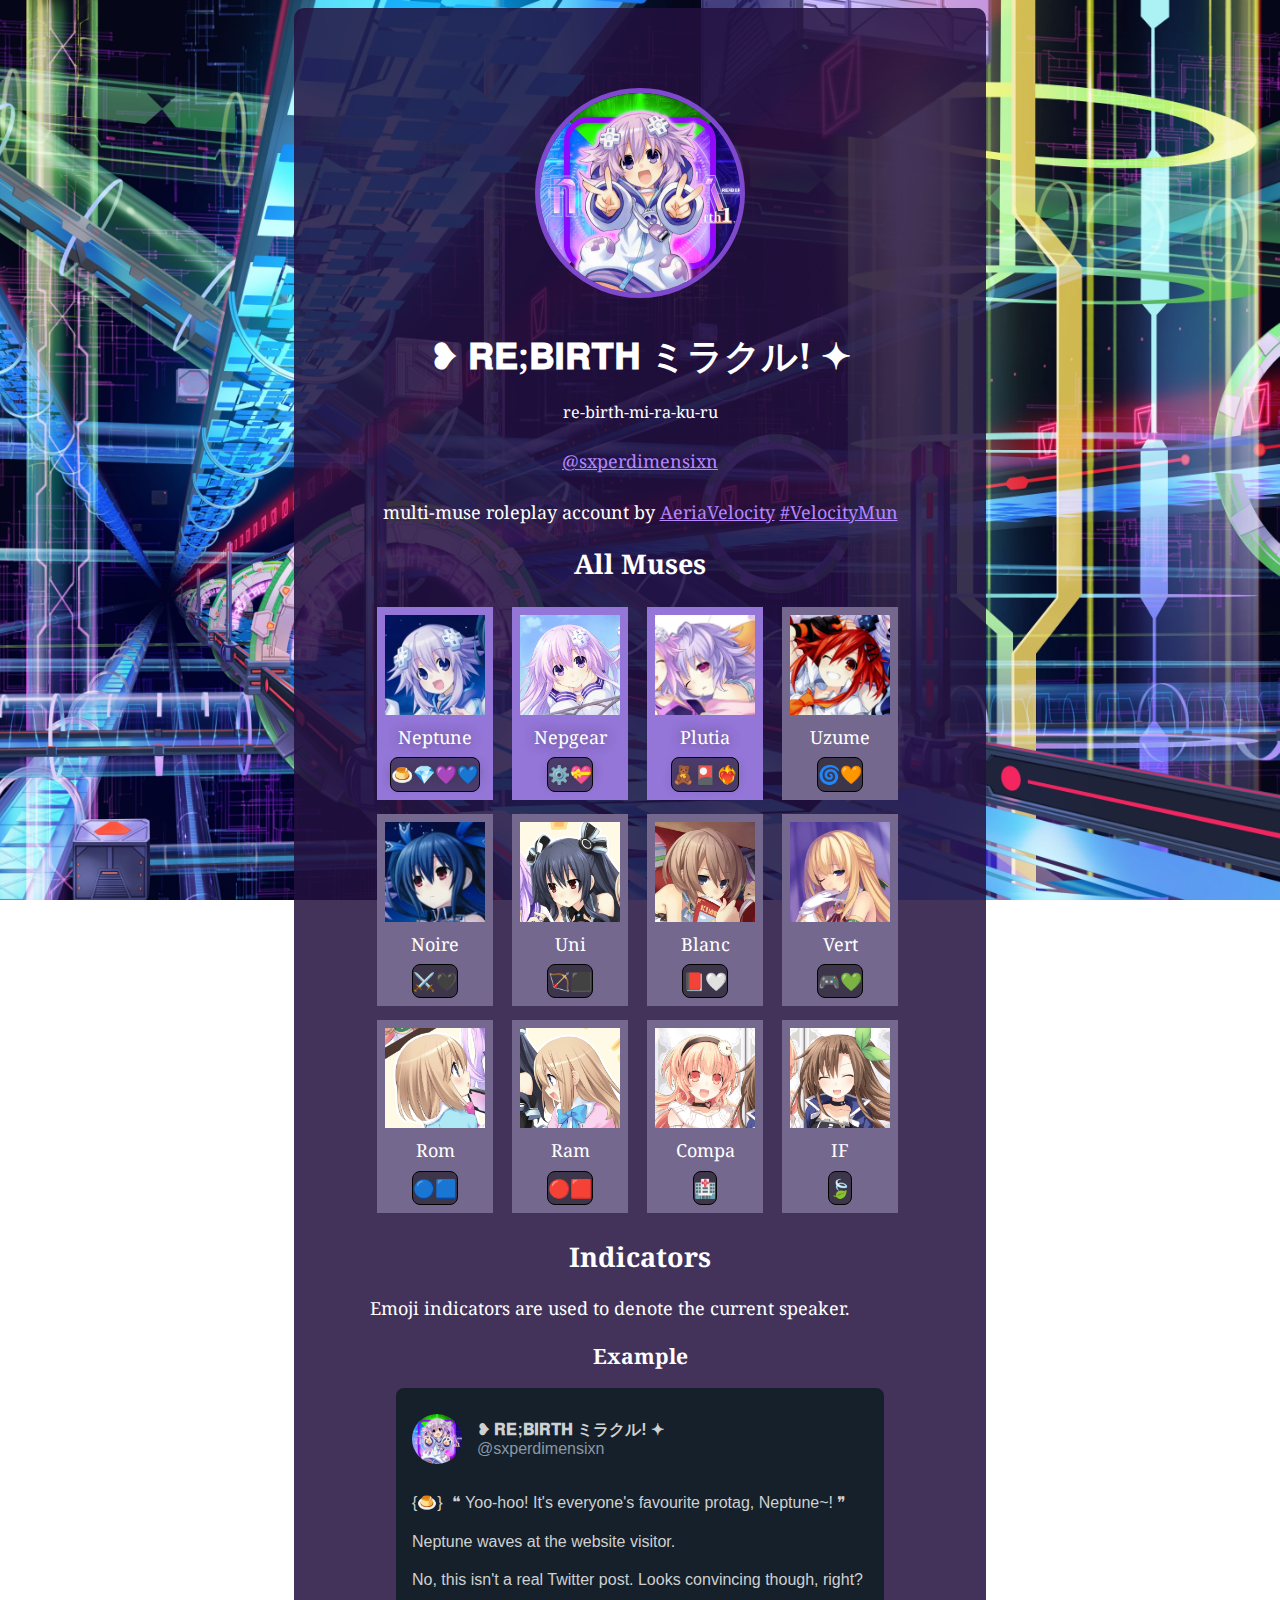
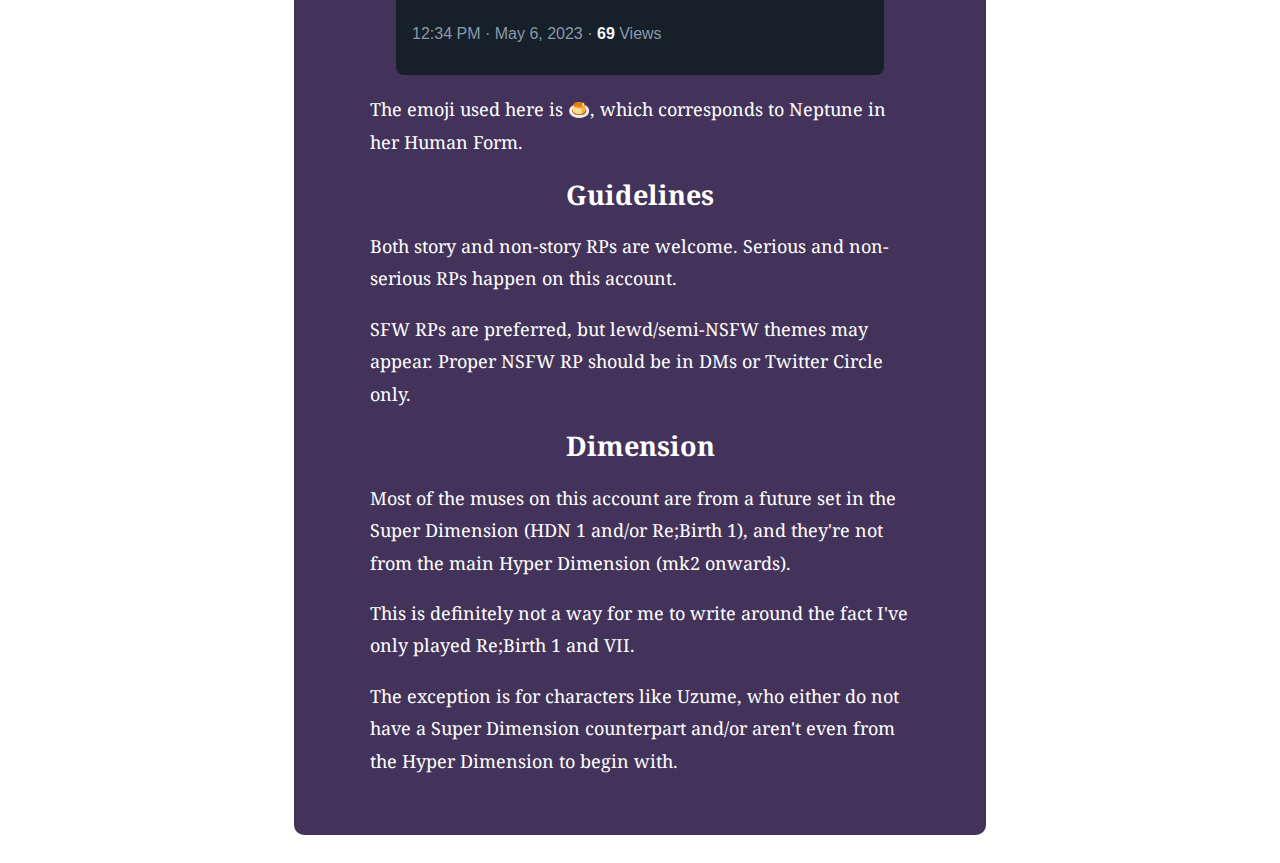
<file: index.html>
<!DOCTYPE html>
<html>
    <head>
        <meta name="viewport" content="width=device-width, initial-scale=1" />
        <meta property="og:title" content="@sxperdimensixn">
        <meta property="og:description" content="The profile website for a Neptunia roleplay account.">
        <meta property="og:image" content="http://aeriavelocity.github.io/neptune-profile/preview.png">
        <meta property="og:url" content="http://aeriavelocity.github.io/neptune-profile/">
        <meta property="og:type" content="website">
        <meta property="og:site_name" content="@sxperdimensixn Online Profile">
        <meta property="og:locale" content="en_GB">
        <title>❥ 𝐑𝐄;𝐁𝐈𝐑𝐓𝐇 ミラクル! ✦</title>
        <link rel="stylesheet" href="style.css">
        <link rel="icon" href="sxperdimensixn.jpg">
    </head>
    <body>
        <div class="content">
            <img class="pfp" src="sxperdimensixn.jpg">
            <h1>❥ 𝐑𝐄;𝐁𝐈𝐑𝐓𝐇 ミラクル! ✦</h1>
            <p align="center" style="font-size: 90%">re-birth-mi-ra-ku-ru</p>
            <p align="center"><a href="https://twitter.com/sxperdimensixn">@sxperdimensixn</a></p>
            <p align="center">multi-muse roleplay account by <a href="https://aeriavelocity.github.io">AeriaVelocity</a> <a href="https://twitter.com/search?q=%23VelocityMun&src=hashtag_click">#VelocityMun</a></p>
            <h2>All Muses</h2>
            <a href="neptune.html" class="muse-link"><img src="neptune.webp" alt="Neptune">Neptune<br><span class="emojis-block">🍮💎💜💙</span></a>
            <a href="nepgear.html" class="muse-link"><img src="nepgear.webp" alt="Nepgear">Nepgear<br><span class="emojis-block">⚙️💝</span></span></a>
            <a href="plutia.html" class="muse-link"><img src="plutia.jpg" alt="Plutia">Plutia<br><span class="emojis-block">🧸🎴❤️‍🔥</span></a>
            <a class="muse-link-inactive"><img src="uzume.webp" alt="Uzume">Uzume<br><span class="emojis-block">🌀🧡</span></a>
            <a class="muse-link-inactive"><img src="noire.webp" alt="Noire">Noire<br><span class="emojis-block">⚔️🖤</span></a>
            <a class="muse-link-inactive"><img src="uni.webp" alt="Uni">Uni<br><span class="emojis-block">🏹⬛</span></a>
            <a class="muse-link-inactive"><img src="blanc.webp" alt="Blanc">Blanc<br><span class="emojis-block">📕🤍</span></a>
            <a class="muse-link-inactive"><img src="vert.webp" alt="Vert">Vert<br><span class="emojis-block">🎮💚</span></a>
            <a class="muse-link-inactive"><img src="rom.webp" alt="Rom">Rom<br><span class="emojis-block">🔵🟦</span></a>
            <a class="muse-link-inactive"><img src="ram.webp" alt="Ram">Ram<br><span class="emojis-block">🔴🟥</span></a>
            <a class="muse-link-inactive"><img src="compa.webp" alt="Compa">Compa<br><span class="emojis-block">🏥</span></a>
            <a class="muse-link-inactive"><img src="iffy.webp" alt="IF">IF<br><span class="emojis-block">🍃</span></a>
            <h2>Indicators</h2>
            <p>Emoji indicators are used to denote the current speaker.</p>
            <h3>Example</h3>
            <blockquote class="example">
                <img src="sxperdimensixn.jpg" style="float:left; width: 50px; vertical-align: middle; margin: 10px 15px 10px 0; border-radius: 100%; ">
                <p>
                    <span style="font-weight: bold;"> ❥ 𝐑𝐄;𝐁𝐈𝐑𝐓𝐇 ミラクル! ✦</span><br>
                    <span style="color:#8B98A5">@sxperdimensixn</span>
                </p>
                <p>
                    ㅤ<br>
                    {🍮}&nbsp;&nbsp;❝ Yoo-hoo! It's everyone's favourite protag, Neptune~! ❞<br>
                    <br>
                    Neptune waves at the website visitor.<br>
                    <br>
                    No, this isn't a real Twitter post. Looks convincing though, right?<br>
                    ㅤ
                </p>
                <p id="datetime">12:34 PM · May 6, 2023 · <span>69</span> Views</p>
            </blockquote>
            <p>The emoji used here is 🍮, which corresponds to Neptune in her Human Form.</p>
            <h2>Guidelines</h2>
            <p>Both story and non-story RPs are welcome. Serious and non-serious RPs happen on this account.</p> 
            <p>SFW RPs are preferred, but lewd/semi-NSFW themes may appear. Proper NSFW RP should be in DMs or Twitter Circle only.</p>
            <h2>Dimension</h2>
            <p>Most of the muses on this account are from a future set in the Super Dimension (HDN 1 and/or Re;Birth 1), and they're not from the main Hyper Dimension (mk2 onwards).</p>
            <p>This is definitely not a way for me to write around the fact I've only played Re;Birth 1 and VII.</p>
            <p>The exception is for characters like Uzume, who either do not have a Super Dimension counterpart and/or aren't even from the Hyper Dimension to begin with.</p>
        </div>
    </body>
</html>
</file>
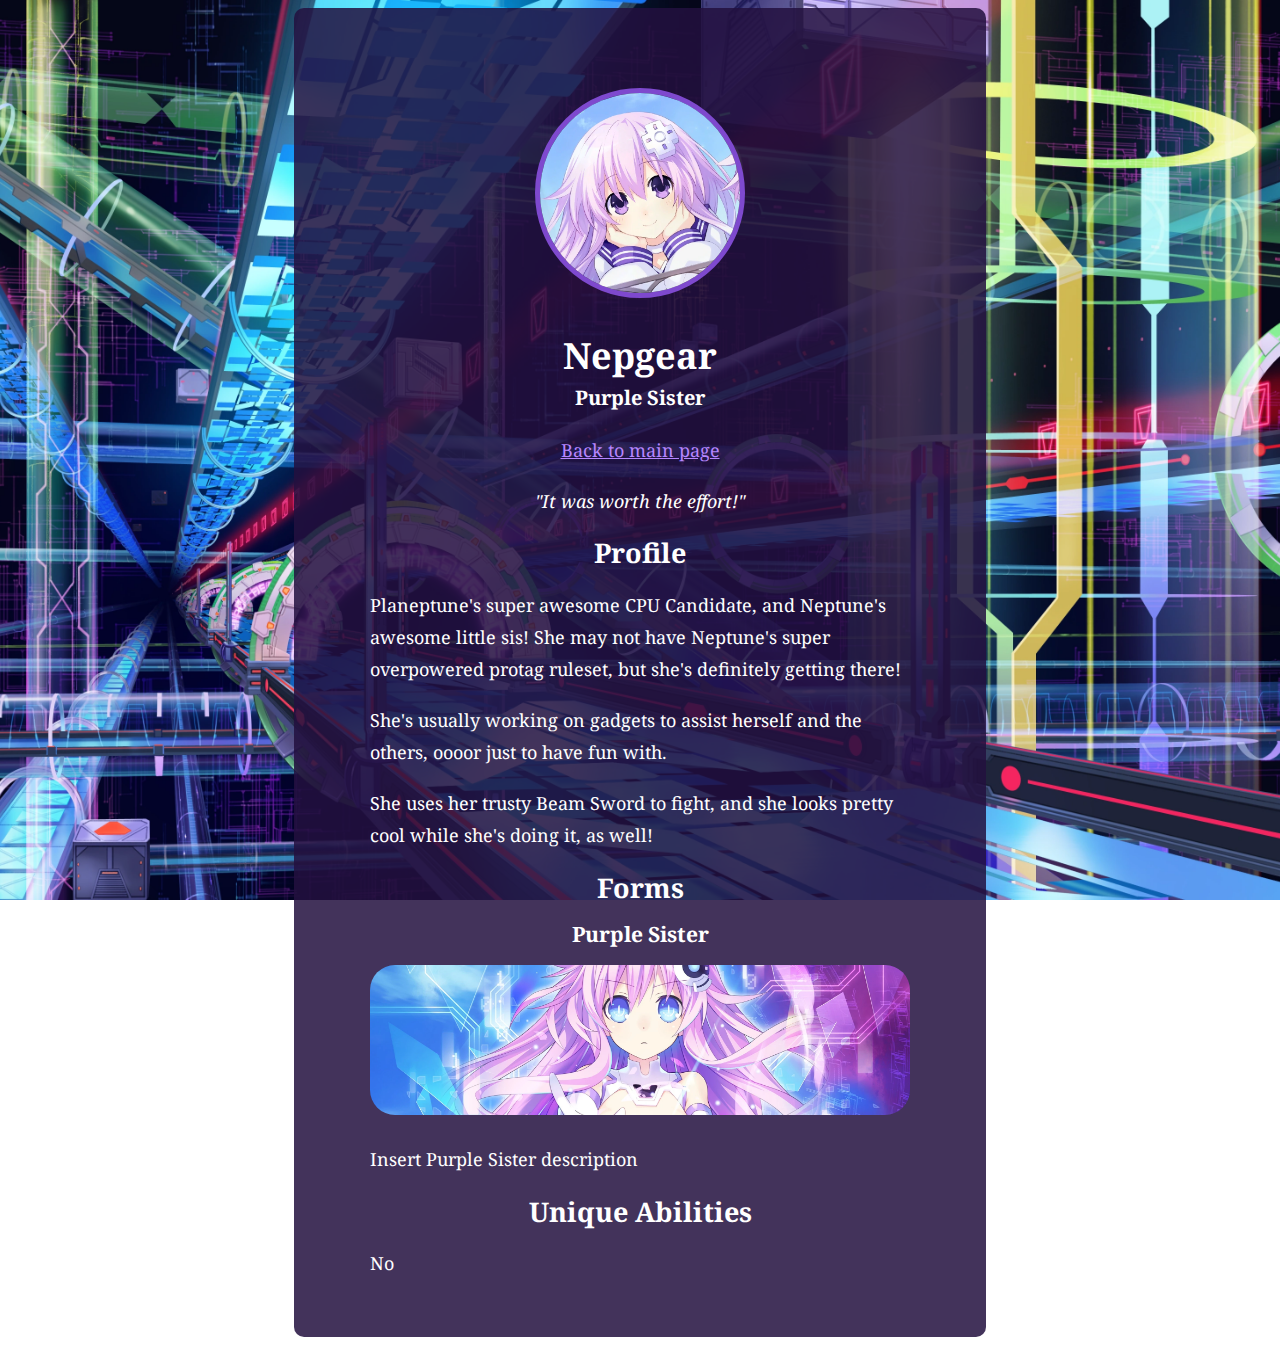
<file: nepgear.html>
<!DOCTYPE html>
<html>
    <head>
        <meta name="viewport" content="width=device-width, initial-scale=1" />
        <title>❥ 𝐧𝐞𝐩𝐭𝐮𝐧𝐞 ✦</title>
        <link rel="stylesheet" href="style.css">
        <link rel="icon" href="sxperdimensixn.png">
    </head>
    <body>
        <div class="content">
            <img class="pfp" src="nepgear.webp">
            <h1>
                Nepgear<br>
                <span style="font-size:20px;">Purple Sister</span>
            </h1>
            <p align="center"><a href="index.html">Back to main page</a></p>
            <p align="center"><em>"It was worth the effort!"</em></p>
            <h2>Profile</h2>
            <p>Planeptune's super awesome CPU Candidate, and Neptune's awesome little sis! She may not have Neptune's super overpowered protag ruleset, but she's definitely getting there!</p>
            <p>She's usually working on gadgets to assist herself and the others, oooor just to have fun with.</p>
            <p>She uses her trusty Beam Sword to fight, and she looks pretty cool while she's doing it, as well!</p>
            <h2>Forms</h2>
            <h3>Purple Sister</h3>
            <img src="purplesister.webp" alt="Purple Sister" class="full-width">
            <p>Insert Purple Sister description</p>
            <h2>Unique Abilities</h2>
            <p>No</p>
        </div>
    </body>
</html>
</file>
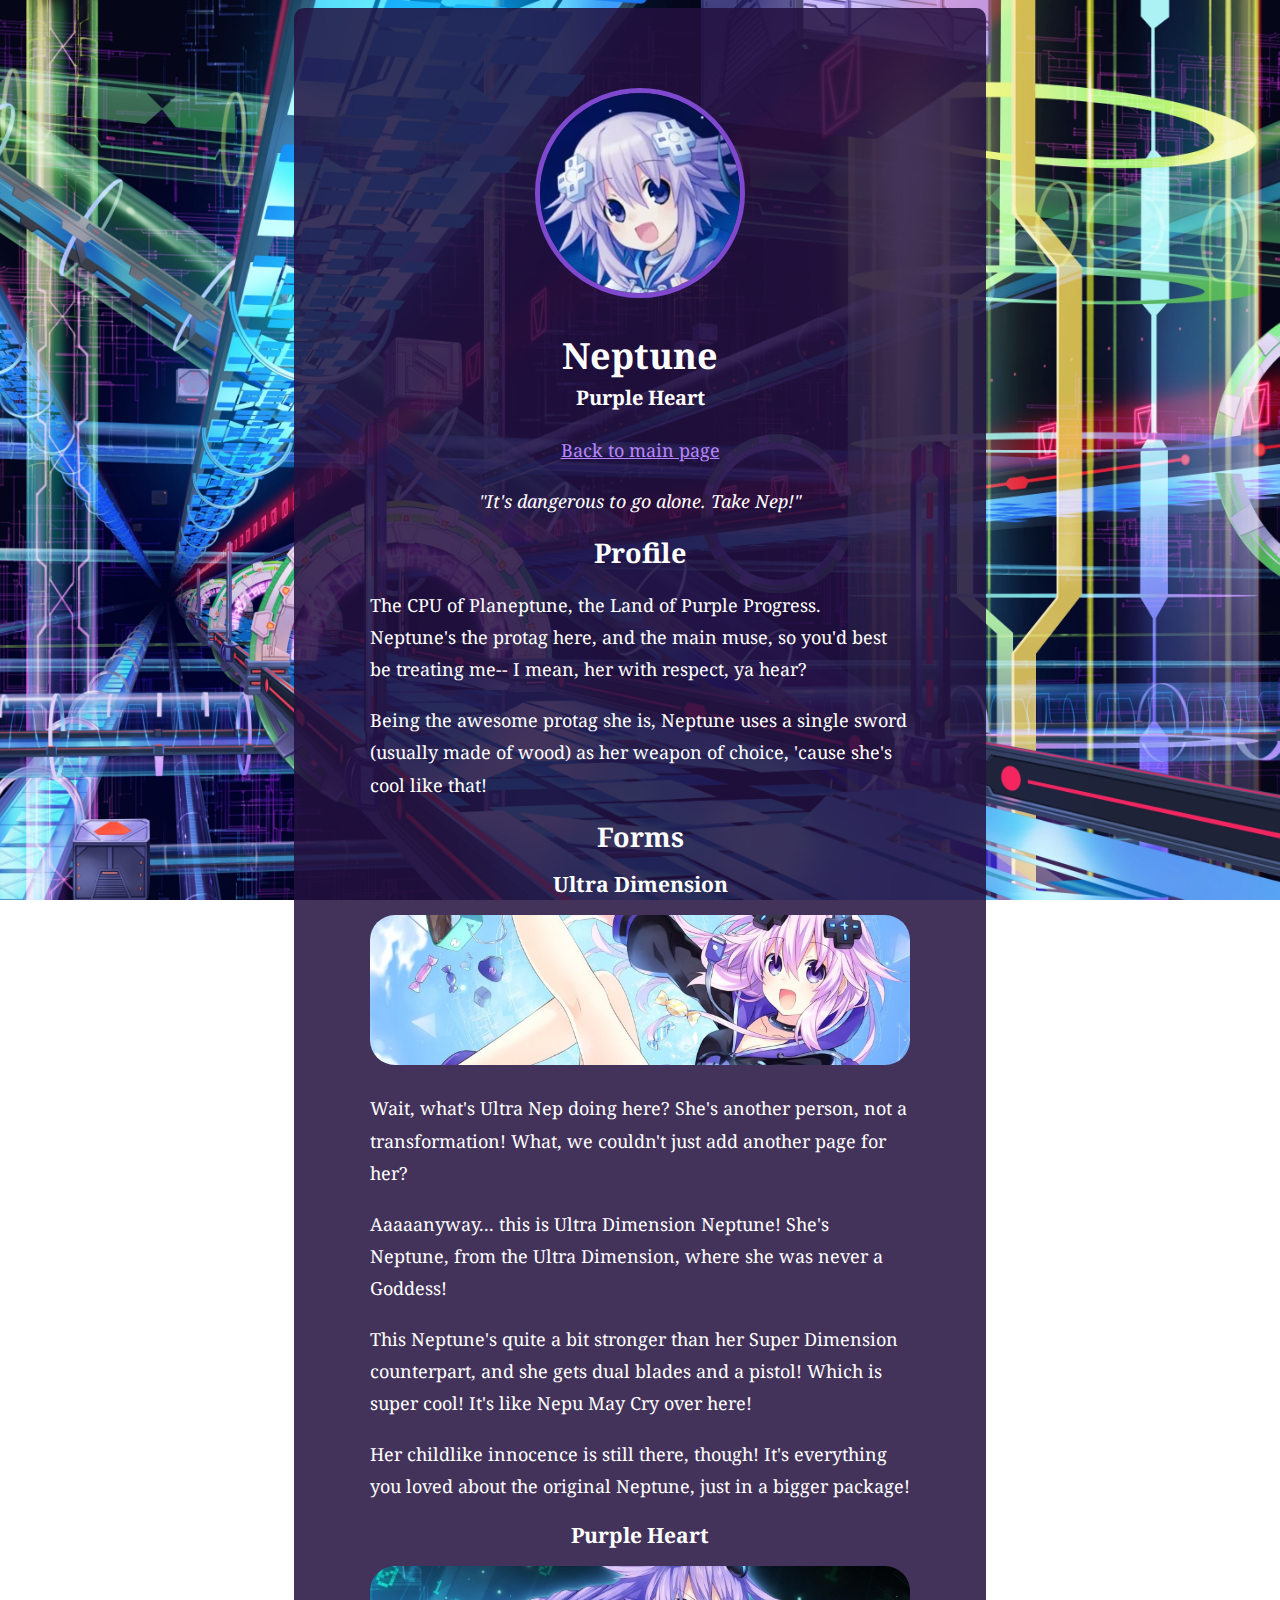
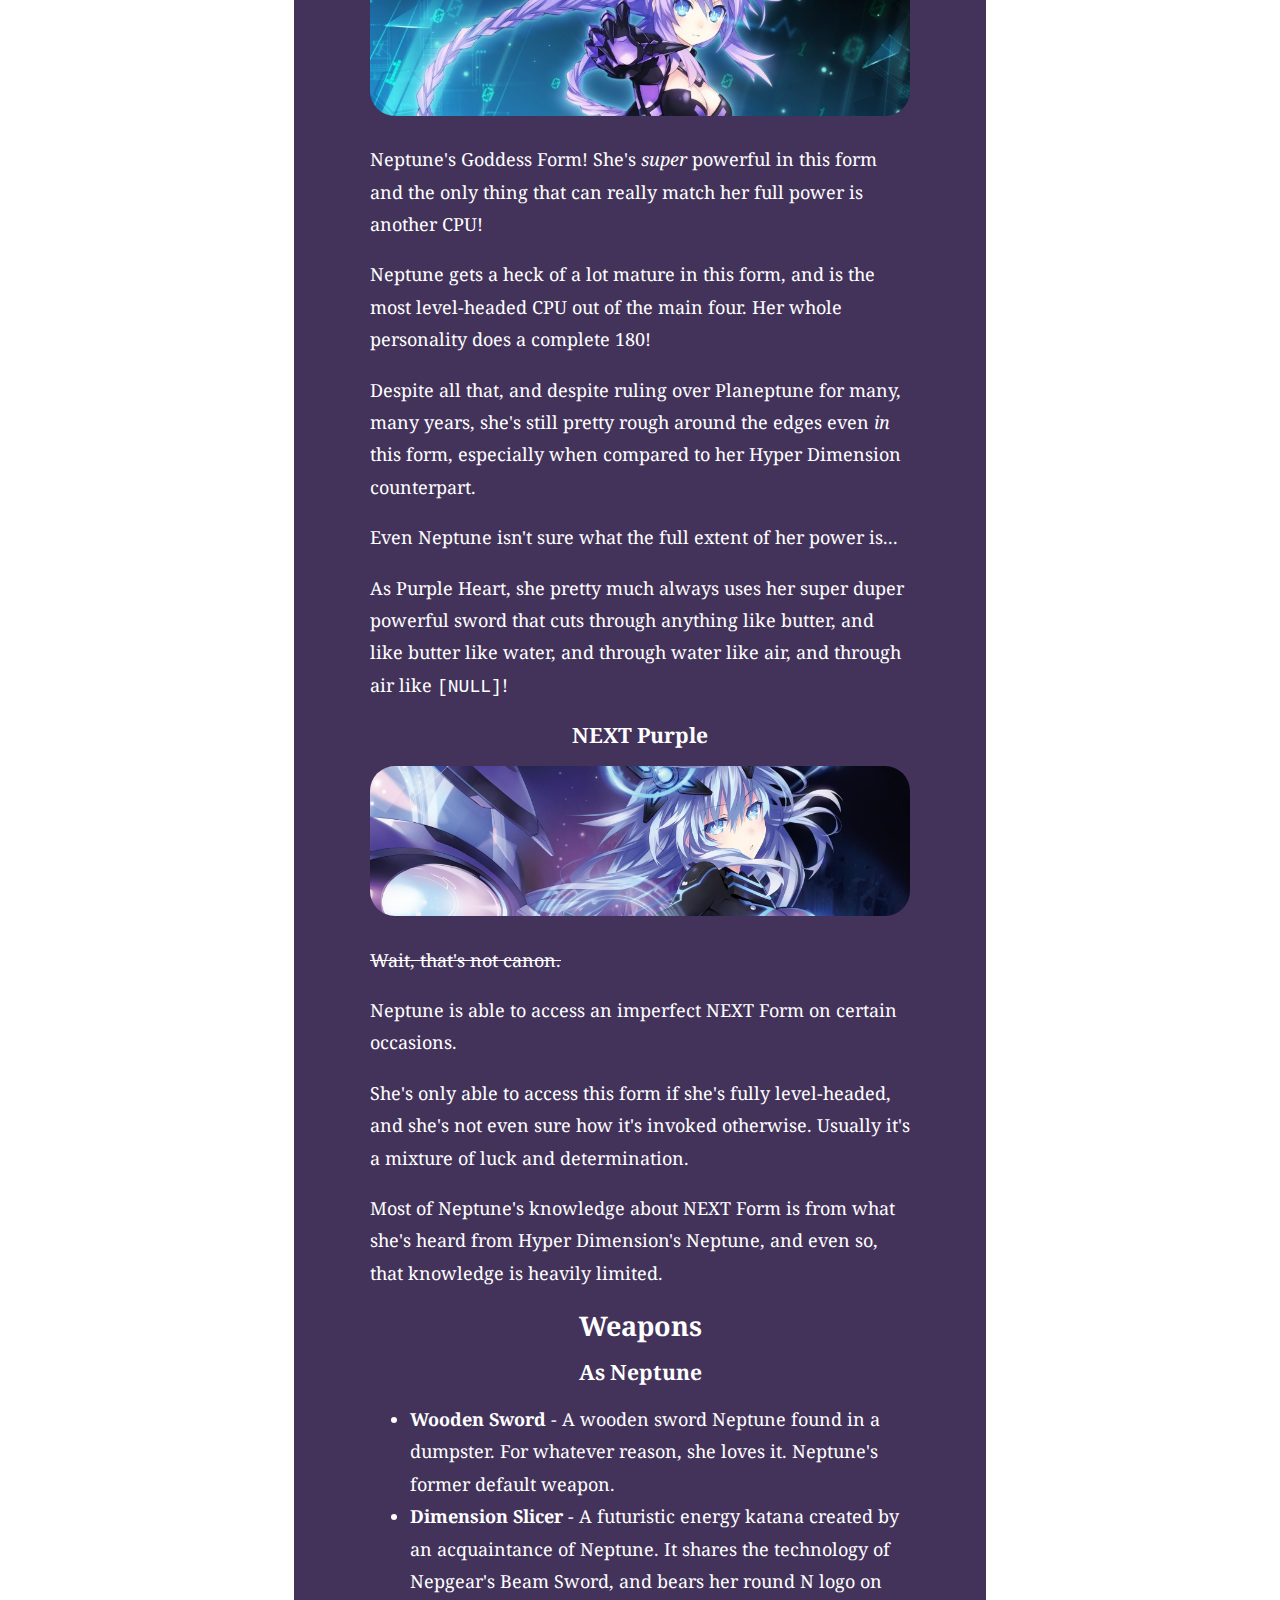
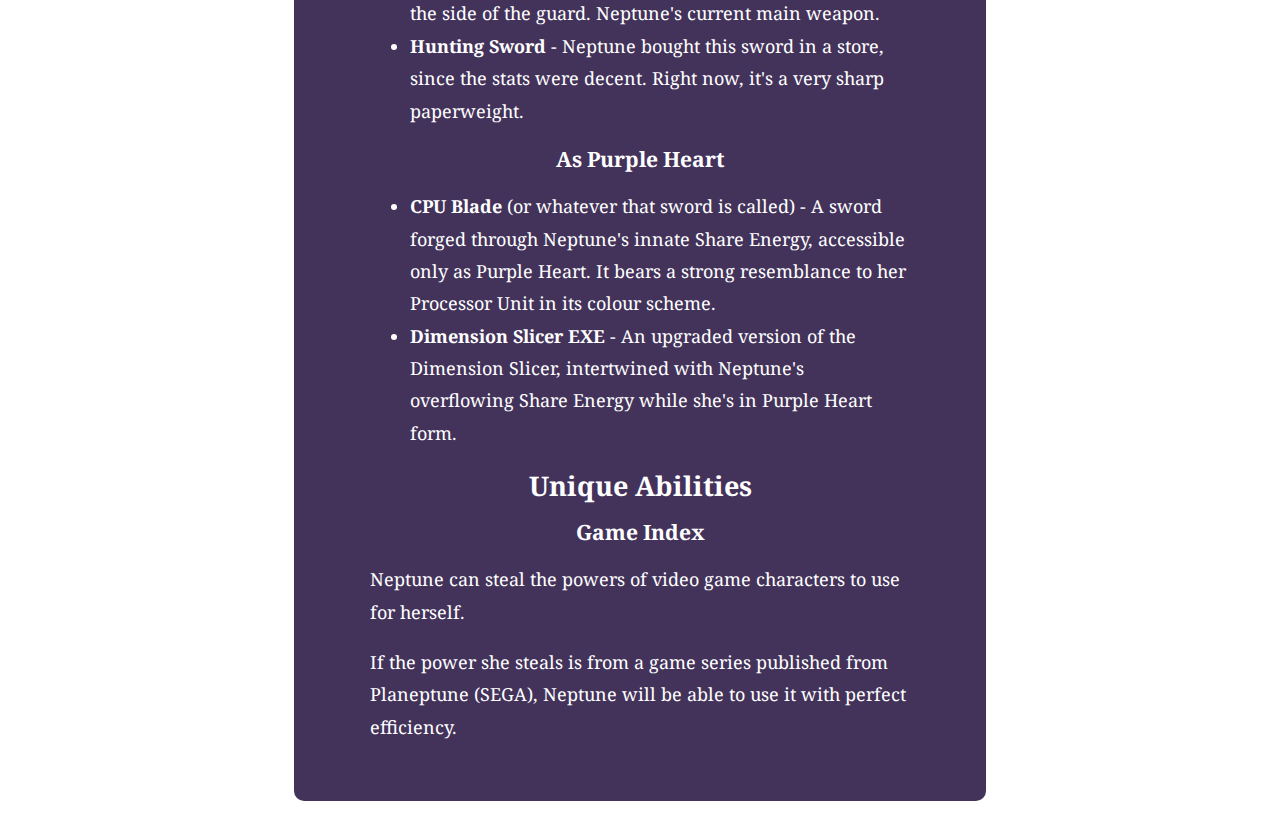
<file: neptune.html>
<!DOCTYPE html>
<html>
    <head>
        <meta name="viewport" content="width=device-width, initial-scale=1" />
        <meta property="og:title" content="@sxperdimensixn">
        <meta property="og:description" content="The profile website for a Neptunia roleplay account.">
        <meta property="og:image" content="http://that1m8head.github.io/neptune-profile/preview.png">
        <meta property="og:url" content="http://that1m8head.github.io/neptune-profile/">
        <meta property="og:type" content="website">
        <meta property="og:site_name" content="@sxperdimensixn Online Profile">
        <meta property="og:locale" content="en_GB">
        <title>❥ 𝐧𝐞𝐩𝐭𝐮𝐧𝐞 ✦</title>
        <link rel="stylesheet" href="style.css">
        <link rel="icon" href="sxperdimensixn.png">
    </head>
    <body>
        <div class="content">
            <img class="pfp" src="neptune.webp">
            <h1>
                Neptune<br>
                <span style="font-size:20px;">Purple Heart</span>
            </h1>
            <p align="center"><a href="index.html">Back to main page</a></p>
            <p align="center"><em>"It's dangerous to go alone. Take Nep!"</em></p>
            <h2>Profile</h2>
            <p>The CPU of Planeptune, the Land of Purple Progress. Neptune's the protag here, and the main muse, so you'd best be treating me-- I mean, her with respect, ya hear?</p>
            <p>Being the awesome protag she is, Neptune uses a single sword (usually made of wood) as her weapon of choice, 'cause she's cool like that!</p>
            <h2>Forms</h2>
            <h3>Ultra Dimension</h3>
            <img src="olderform.jpg" alt="Neptune (Ultra Dimension)" class="full-width">
            <p>Wait, what's Ultra Nep doing here? She's another person, not a transformation! What, we couldn't just add another page for her?</p>
            <p>Aaaaanyway... this is Ultra Dimension Neptune! She's Neptune, from the Ultra Dimension, where she was never a Goddess!</p>
            <p>This Neptune's quite a bit stronger than her Super Dimension counterpart, and she gets dual blades and a pistol! Which is super cool! It's like Nepu May Cry over here!</p>
            <p>Her childlike innocence is still there, though! It's everything you loved about the original Neptune, just in a bigger package!</p>
            <h3>Purple Heart</h3>
            <img src="purpleheart.jpg" alt="Purple Heart" class="full-width">
            <p>Neptune's Goddess Form! She's <em>super</em> powerful in this form and the only thing that can really match her full power is another CPU!</p>
            <p>Neptune gets a heck of a lot mature in this form, and is the most level-headed CPU out of the main four. Her whole personality does a complete 180!</p>
            <p>Despite all that, and despite ruling over Planeptune for many, many years, she's still pretty rough around the edges even <em>in</em> this form, especially when compared to her Hyper Dimension counterpart.</p>
            <p>Even Neptune isn't sure what the full extent of her power is...</p>
            <p>As Purple Heart, she pretty much always uses her super duper powerful sword that cuts through anything like butter, and like butter like water, and through water like air, and through air like <code>[NULL]</code>!</p>
            <h3>NEXT Purple</h3>
            <img src="nextpurple.jpg" alt="NEXT Purple" class="full-width">
            <p><strike>Wait, that's not canon.</strike></p>
            <p>Neptune is able to access an imperfect NEXT Form on certain occasions.</p>
            <p>She's only able to access this form if she's fully level-headed, and she's not even sure how it's invoked otherwise. Usually it's a mixture of luck and determination.</p>
            <p>Most of Neptune's knowledge about NEXT Form is from what she's heard from Hyper Dimension's Neptune, and even so, that knowledge is heavily limited.</p>
            <h2>Weapons</h2>
            <h3>As Neptune</h3>
            <ul>
                <li><strong>Wooden Sword</strong> - A wooden sword Neptune found in a dumpster. For whatever reason, she loves it. Neptune's former default weapon.</li>
                <li><strong>Dimension Slicer</strong> - A futuristic energy katana created by an acquaintance of Neptune. It shares the technology of Nepgear's Beam Sword, and bears her round N logo on the side of the guard. Neptune's current main weapon.</li>
                <li><strong>Hunting Sword</strong> - Neptune bought this sword in a store, since the stats were decent. Right now, it's a very sharp paperweight.</li>
            </ul>
            <h3>As Purple Heart</h3>
            <ul>
                <li><strong>CPU Blade</strong> (or whatever that sword is called) - A sword forged through Neptune's innate Share Energy, accessible only as Purple Heart. It bears a strong resemblance to her Processor Unit in its colour scheme.</li>
                <li><strong>Dimension Slicer EXE</strong> - An upgraded version of the Dimension Slicer, intertwined with Neptune's overflowing Share Energy while she's in Purple Heart form.</li>
            </ul>
            <h2>Unique Abilities</h2>
            <h3>Game Index</h3>
            <p>Neptune can steal the powers of video game characters to use for herself.</p>
            <p>If the power she steals is from a game series published from Planeptune (SEGA), Neptune will be able to use it with perfect efficiency.</p>
        </div>
    </body>
</html>
</file>
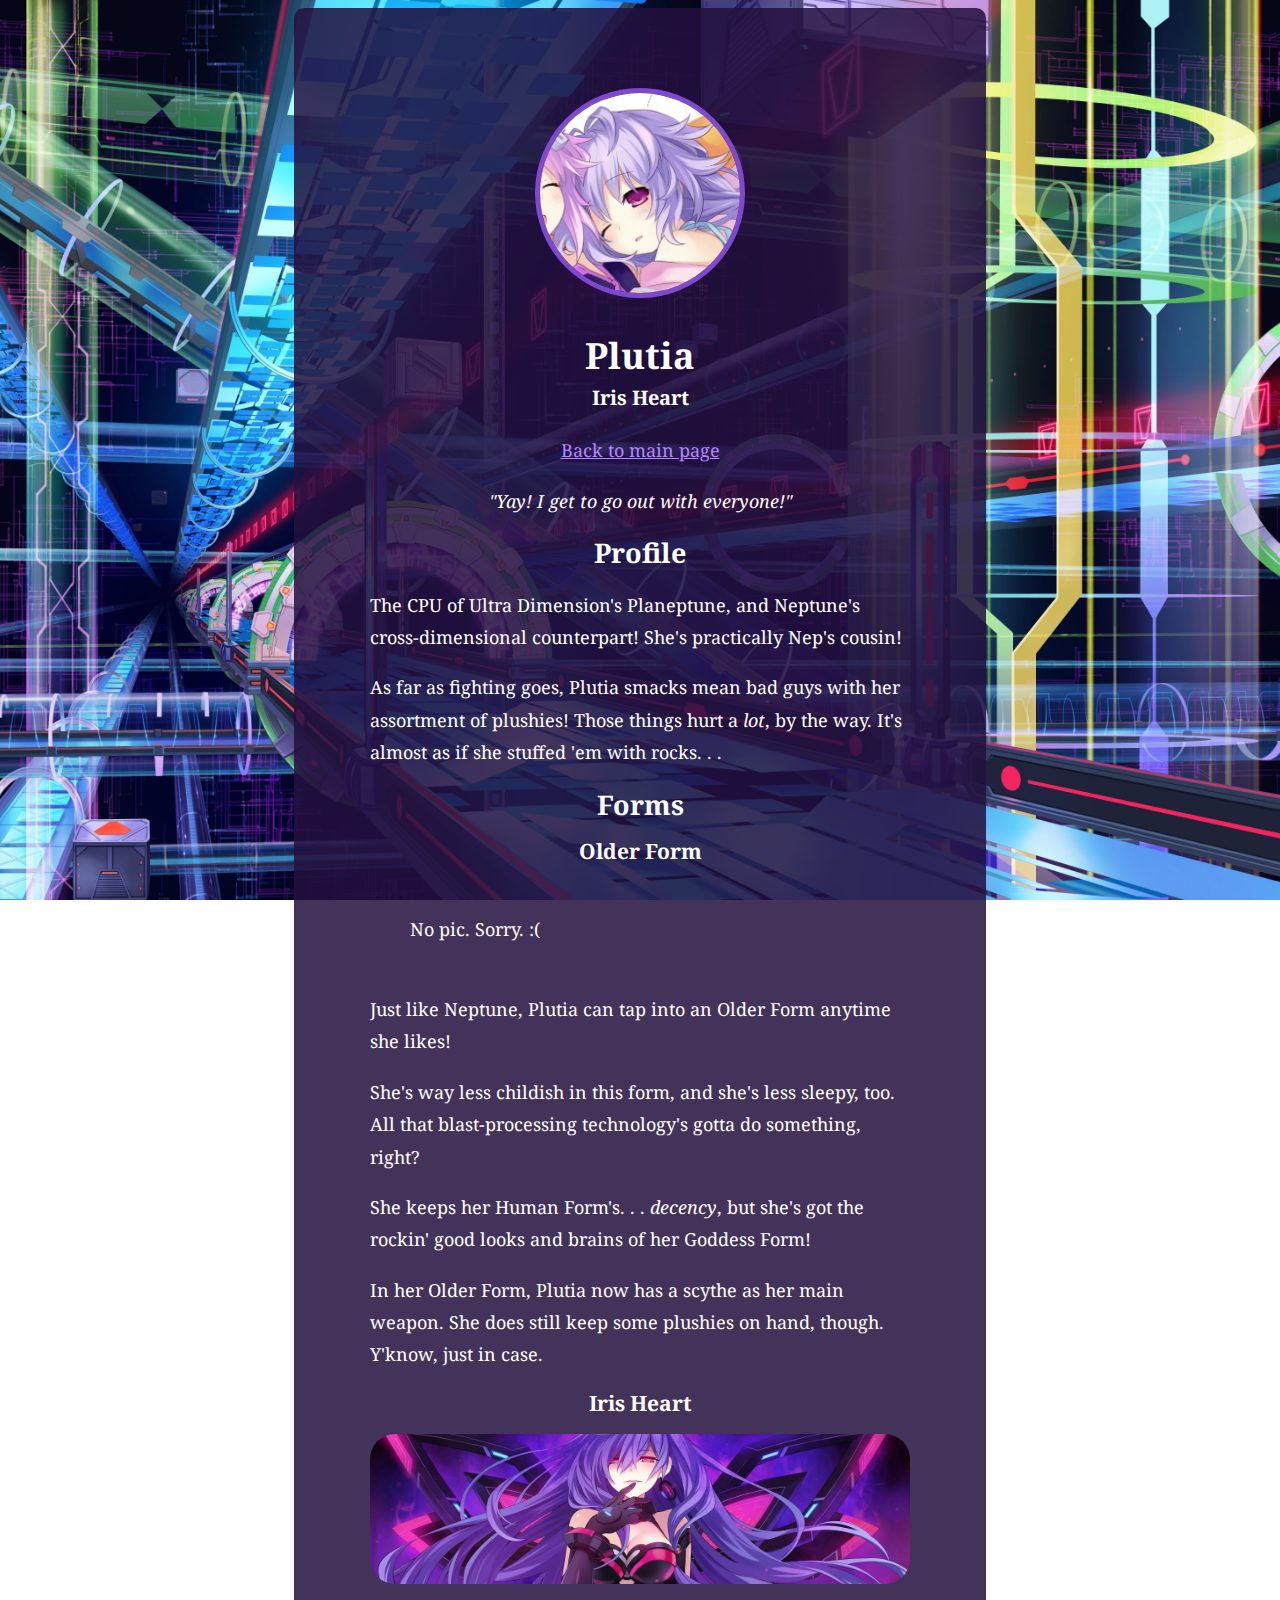
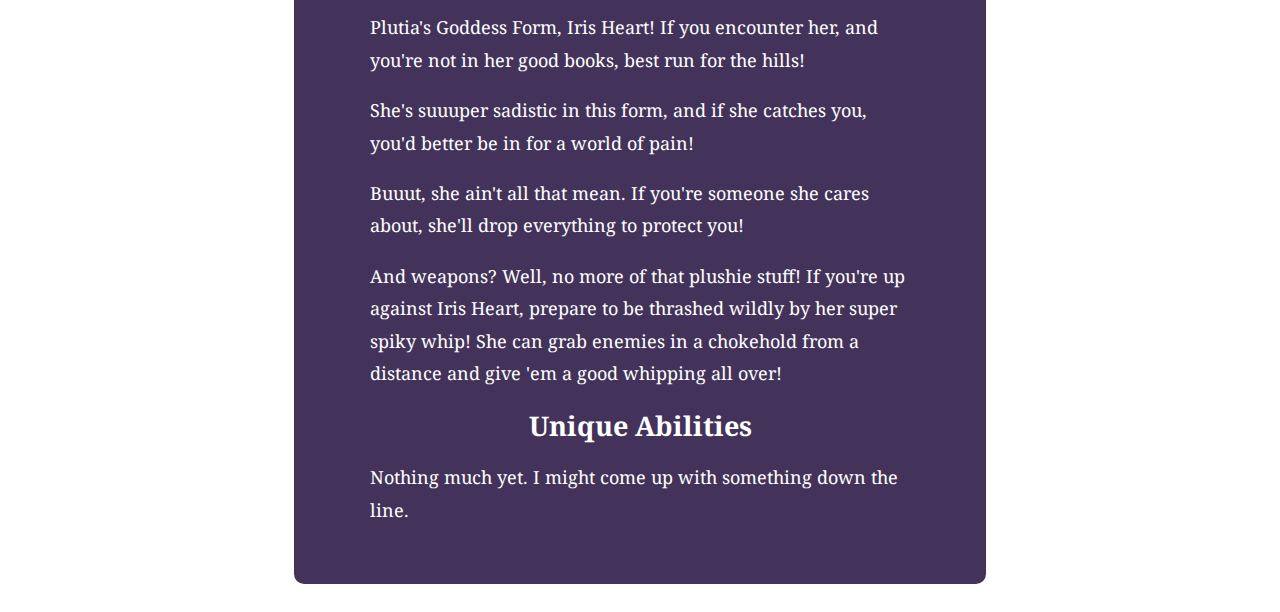
<file: plutia.html>
<!DOCTYPE html>
<html>
    <head>
        <meta name="viewport" content="width=device-width, initial-scale=1" />
        <title>❥ 𝐧𝐞𝐩𝐭𝐮𝐧𝐞 ✦</title>
        <link rel="stylesheet" href="style.css">
        <link rel="icon" href="sxperdimensixn.png">
    </head>
    <body>
        <div class="content">
            <img class="pfp" src="plutia.jpg">
            <h1>
                Plutia<br>
                <span style="font-size:20px;">Iris Heart</span>
            </h1>
            <p align="center"><a href="index.html">Back to main page</a></p>
            <p align="center"><em>"Yay! I get to go out with everyone!"</em></p>
            <h2>Profile</h2>
            <p>The CPU of Ultra Dimension's Planeptune, and Neptune's cross-dimensional counterpart! She's practically Nep's cousin!</p>
            <p>As far as fighting goes, Plutia smacks mean bad guys with her assortment of plushies! Those things hurt a <em>lot</em>, by the way. It's almost as if she stuffed 'em with rocks. . .</p>
            <h2>Forms</h2>
            <h3>Older Form</h3>
            <blockquote style="padding: 30px 0">No pic. Sorry. :&lpar;</blockquote>
            <p>Just like Neptune, Plutia can tap into an Older Form anytime she likes!</p>
            <p>She's way less childish in this form, and she's less sleepy, too. All that blast-processing technology's gotta do something, right?</p>
            <p>She keeps her Human Form's. . . <em>decency</em>, but she's got the rockin' good looks and brains of her Goddess Form!</p>
            <p>In her Older Form, Plutia now has a scythe as her main weapon. She does still keep some plushies on hand, though. Y'know, just in case.</p>
            <h3>Iris Heart</h3>
            <img src="irisheart.webp" alt="Iris Heart" class="full-width">
            <p>Plutia's Goddess Form, Iris Heart! If you encounter her, and you're not in her good books, best run for the hills!</p>
            <p>She's suuuper sadistic in this form, and if she catches you, you'd better be in for a world of pain!</p>
            <p>Buuut, she ain't all that mean. If you're someone she cares about, she'll drop everything to protect you!</p>
            <p>And weapons? Well, no more of that plushie stuff! If you're up against Iris Heart, prepare to be thrashed wildly by her super spiky whip! She can grab enemies in a chokehold from a distance and give 'em a good whipping all over!</p>
            <h2>Unique Abilities</h2>
            <p>Nothing much yet. I might come up with something down the line.</p>
        </div>
    </body>
</html>
</file>
<file: style.css>
@import url('https://fonts.googleapis.com/css2?family=Noto+Serif:ital,wght@0,400;0,700;1,400;1,700&display=swap');
body {
    font-family: 'Noto Serif';
    font-size: 18px;
    line-height: 1.8;
    padding-bottom: 20px;
    background-image: url("Cyber_Space.PNG.webp");
    background-attachment: fixed;
    background-position: center;
    background-size: cover;
}

.content {
    color: #ffffff;
    background-color: #23103fda;
    margin: auto;
    padding: 40px 6%;
    max-width: 540px;
    border-radius: 10px;
}

a {
    color: #b686ff;
}
h1, h2, h3, h4 {
    text-align: center;
    line-height: 1;
}
.example {
    font-family: sans-serif;
    line-height: 1.2;
    font-size: 16px;
    color: #CFD0D1;
    background-color: #15202B;
    padding: 16px;
    margin: auto 26px;
    border-radius: 8px;
}
.example #datetime {
    color: #8B98A5;
}
.example #datetime span {
    color: #f7f9f9;
    font-weight: bold;
}
.pfp {
    width: 200px;
    margin: 40px auto;
    display: block;
    border-radius: 125px;
    border: 5px solid #7E49CE;
}
.muse-link {
    color: white;
    background-color: #9475D8;
    padding: 8px;
    margin: 7px;
    display: inline-block;
    text-align: center;
    text-decoration: none;
    max-width: 120px;
    transition: background-color .2s;
    text-shadow: 0px 0px 12px #353535a2;
}
.muse-link:hover {
    background-color: #7835dd;
}
.muse-link-inactive {
    color: white;
    background-color: #75688f;
    padding: 8px;
    margin: 7px;
    display: inline-block;
    text-align: center;
    text-decoration: none;
    max-width: 120px;
}
.muse-link img, .muse-link-inactive img {
    width: 100px;
    height: 100px;
    padding-bottom: 6px;
    display: block;
}
.emojis-block {
    display: inline-block;
    border: 1px solid #000000;
    background-color: #00000079;
    border-radius: 8px;
    margin-top: 4px;
}

.full-width {
    width: 100%;
    height: 150px;
    object-fit: cover;
    border-radius: 25px;
}

@media (max-width: 622px) {
    .muse-link {
        padding: auto;
        margin: 5% auto;
        width: 100%;
        max-width: 95%;
        display: block;
    }
    .muse-link img {
        width: 100%;
        max-width: 100%;
        height: 170px;
        padding-bottom: 6px;
        display: block;
        object-fit: cover;
    }
}
</file>
